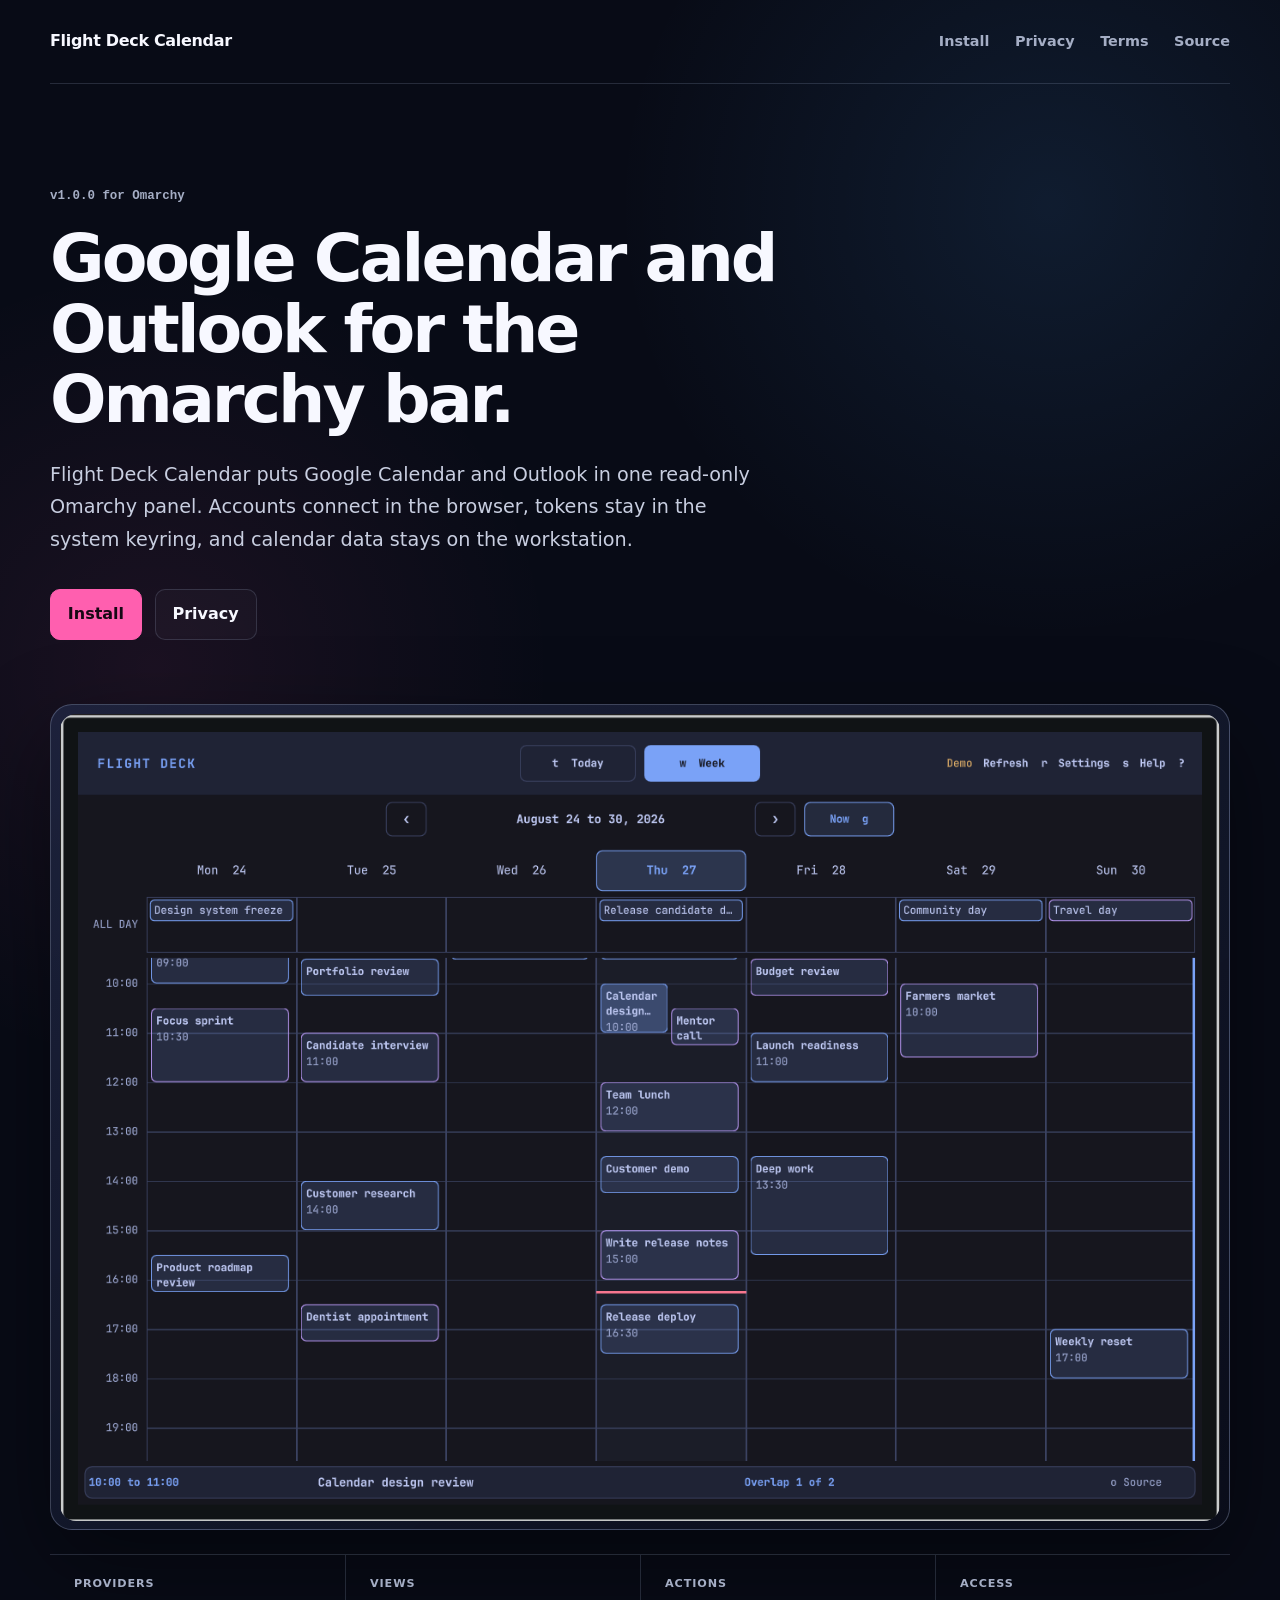
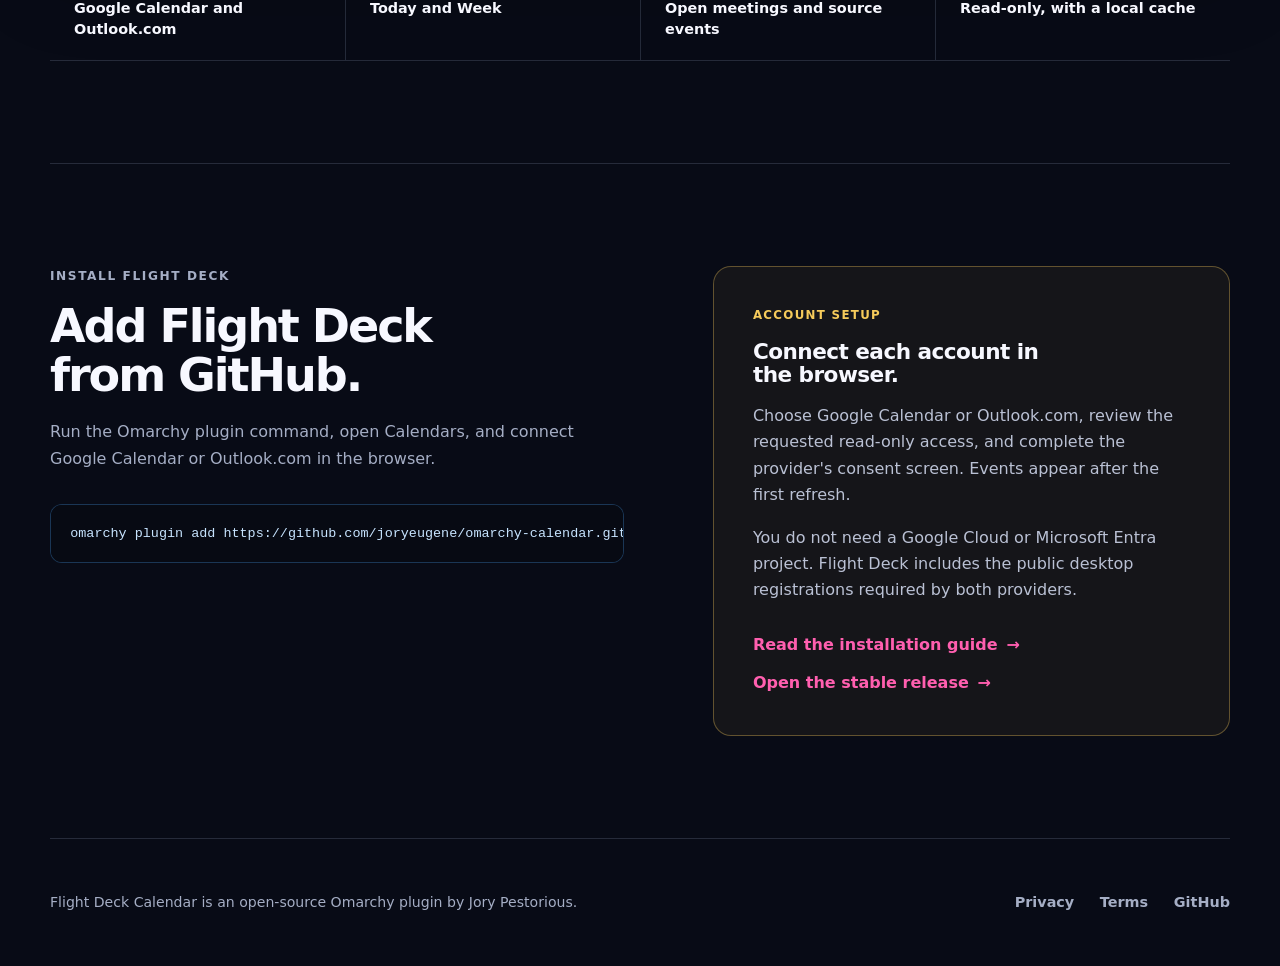
<file: site/index.html>
<!doctype html>
<!-- SPDX-License-Identifier: GPL-3.0-or-later -->
<html lang="en">
<head>
  <meta charset="utf-8">
  <meta name="viewport" content="width=device-width, initial-scale=1">
  <meta name="description" content="Flight Deck Calendar combines Google Calendar and personal Outlook in one read-only Omarchy view.">
  <title>Flight Deck Calendar for Omarchy</title>
  <link rel="stylesheet" href="styles.css">
</head>
<body>
  <a class="skip-link" href="#main">Skip to content</a>

  <header class="site-header">
    <a class="brand" href="./" aria-label="Flight Deck Calendar home">
      <span>Flight Deck Calendar</span>
    </a>
    <nav aria-label="Primary navigation">
      <a href="#install">Install</a>
      <a href="privacy/">Privacy</a>
      <a href="terms/">Terms</a>
      <a href="https://github.com/joryeugene/omarchy-calendar">Source</a>
    </nav>
  </header>

  <main id="main">
    <section class="hero shell" aria-labelledby="hero-title">
      <div class="hero-copy">
        <p class="release-label">v1.0.0 for Omarchy</p>
        <h1 id="hero-title">Google Calendar and Outlook for the Omarchy bar.</h1>
        <p class="lede">Flight Deck Calendar puts Google Calendar and Outlook in one read-only Omarchy panel. Accounts connect in the browser, tokens stay in the system keyring, and calendar data stays on the workstation.</p>
        <div class="hero-actions">
          <a class="button button-primary" href="#install">Install</a>
          <a class="button button-secondary" href="privacy/">Privacy</a>
        </div>
      </div>

      <figure class="product-frame hero-product">
        <img src="assets/flight-deck-calendar-week.png" width="1352" height="940" alt="Flight Deck Calendar Week view showing Google and Outlook events, an all-day lane, overlapping meetings, and current-time context.">
      </figure>

      <dl class="product-spec">
        <div class="spec-item">
          <dt>Providers</dt>
          <dd>Google Calendar and Outlook.com</dd>
        </div>
        <div class="spec-item">
          <dt>Views</dt>
          <dd>Today and Week</dd>
        </div>
        <div class="spec-item">
          <dt>Actions</dt>
          <dd>Open meetings and source events</dd>
        </div>
        <div class="spec-item">
          <dt>Access</dt>
          <dd>Read-only, with a local cache</dd>
        </div>
      </dl>
    </section>

    <section class="section shell install" id="install" aria-labelledby="install-title">
      <div class="install-copy">
        <p class="eyebrow">Install Flight Deck</p>
        <h2 id="install-title">Add Flight Deck from GitHub.</h2>
        <p>Run the Omarchy plugin command, open Calendars, and connect Google Calendar or Outlook.com in the browser.</p>
        <pre><code>omarchy plugin add https://github.com/joryeugene/omarchy-calendar.git --enable</code></pre>
      </div>
      <aside class="preview-notice" aria-labelledby="oauth-title">
        <p class="notice-label">Account setup</p>
        <h3 id="oauth-title">Connect each account in the browser.</h3>
        <p>Choose Google Calendar or Outlook.com, review the requested read-only access, and complete the provider&apos;s consent screen. Events appear after the first refresh.</p>
        <p>You do not need a Google Cloud or Microsoft Entra project. Flight Deck includes the public desktop registrations required by both providers.</p>
        <a class="text-link" href="https://github.com/joryeugene/omarchy-calendar/blob/main/docs/INSTALL.md">Read the installation guide <span aria-hidden="true">&#8594;</span></a>
        <a class="text-link" href="https://github.com/joryeugene/omarchy-calendar/releases/tag/v1.0.0">Open the stable release <span aria-hidden="true">&#8594;</span></a>
      </aside>
    </section>
  </main>

  <footer class="site-footer shell">
    <p>Flight Deck Calendar is an open-source Omarchy plugin by Jory Pestorious.</p>
    <div>
      <a href="privacy/">Privacy</a>
      <a href="terms/">Terms</a>
      <a href="https://github.com/joryeugene/omarchy-calendar">GitHub</a>
    </div>
  </footer>
</body>
</html>
</file>
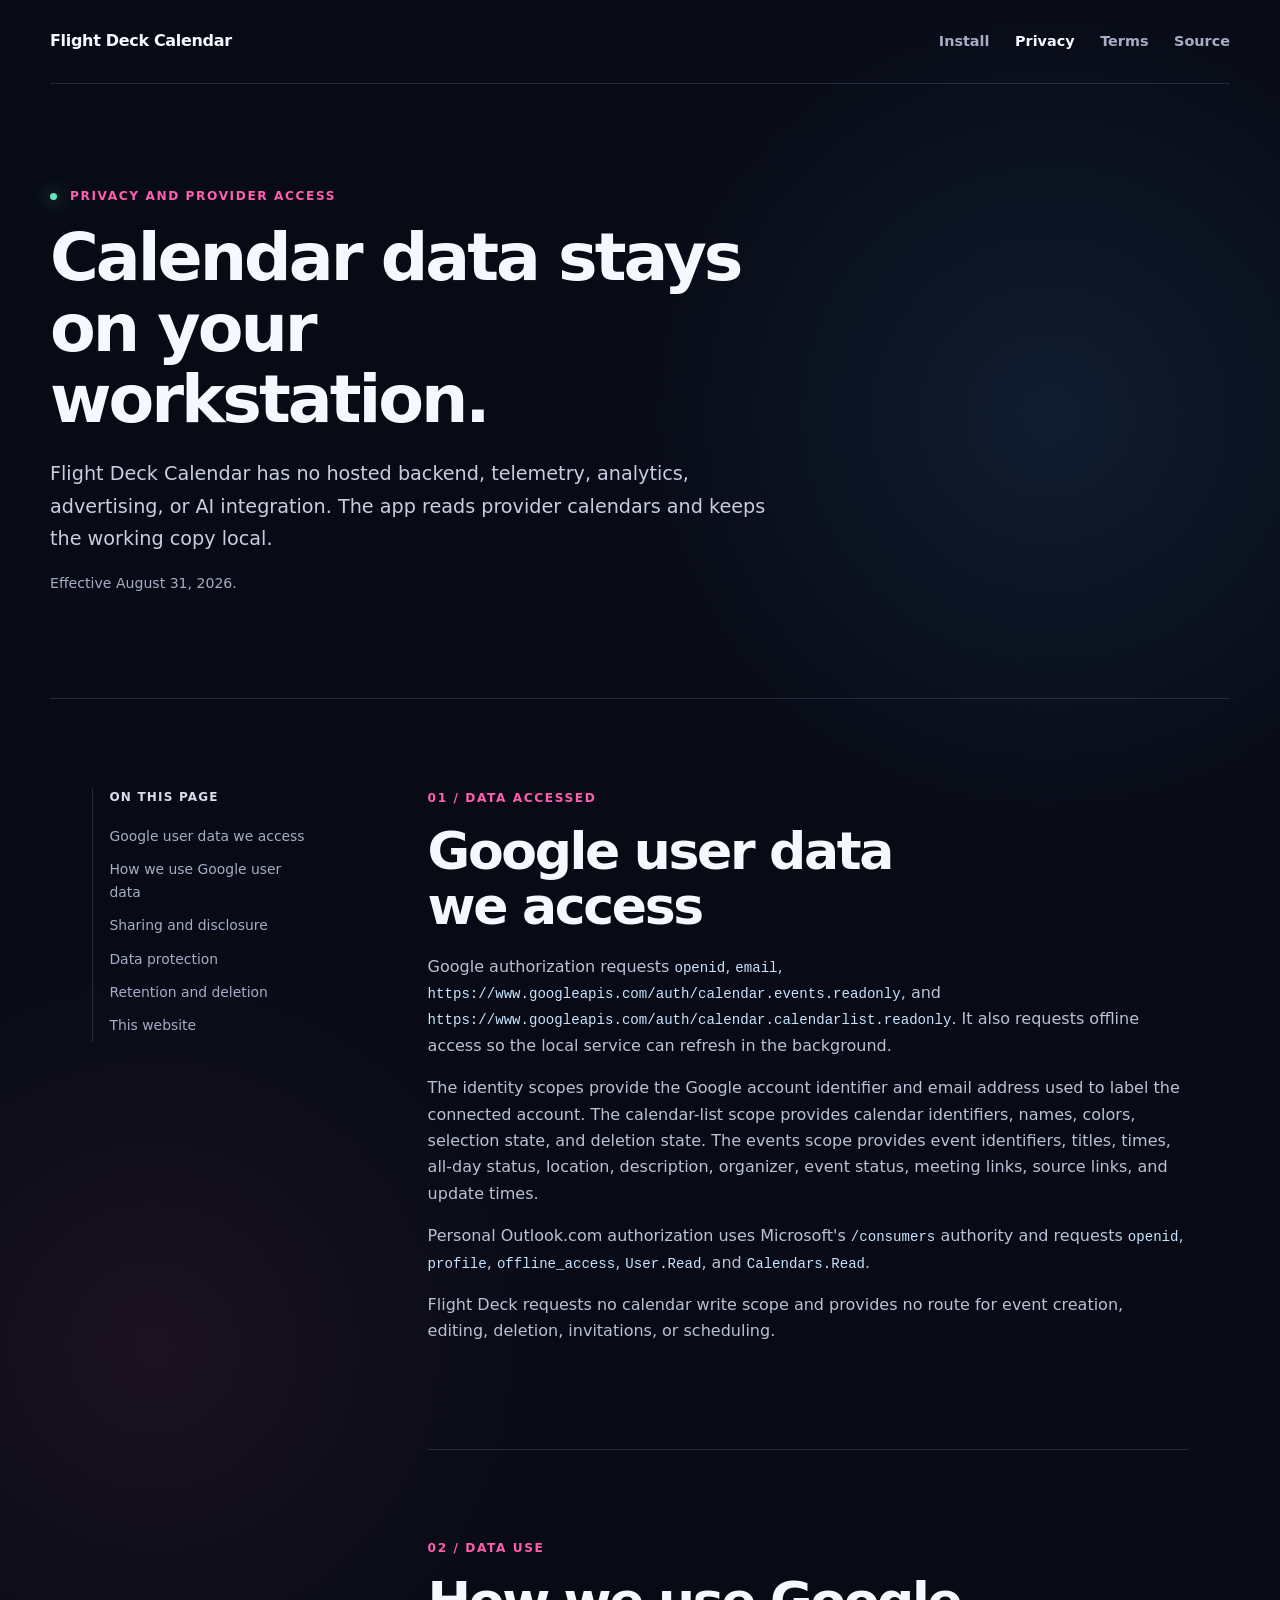
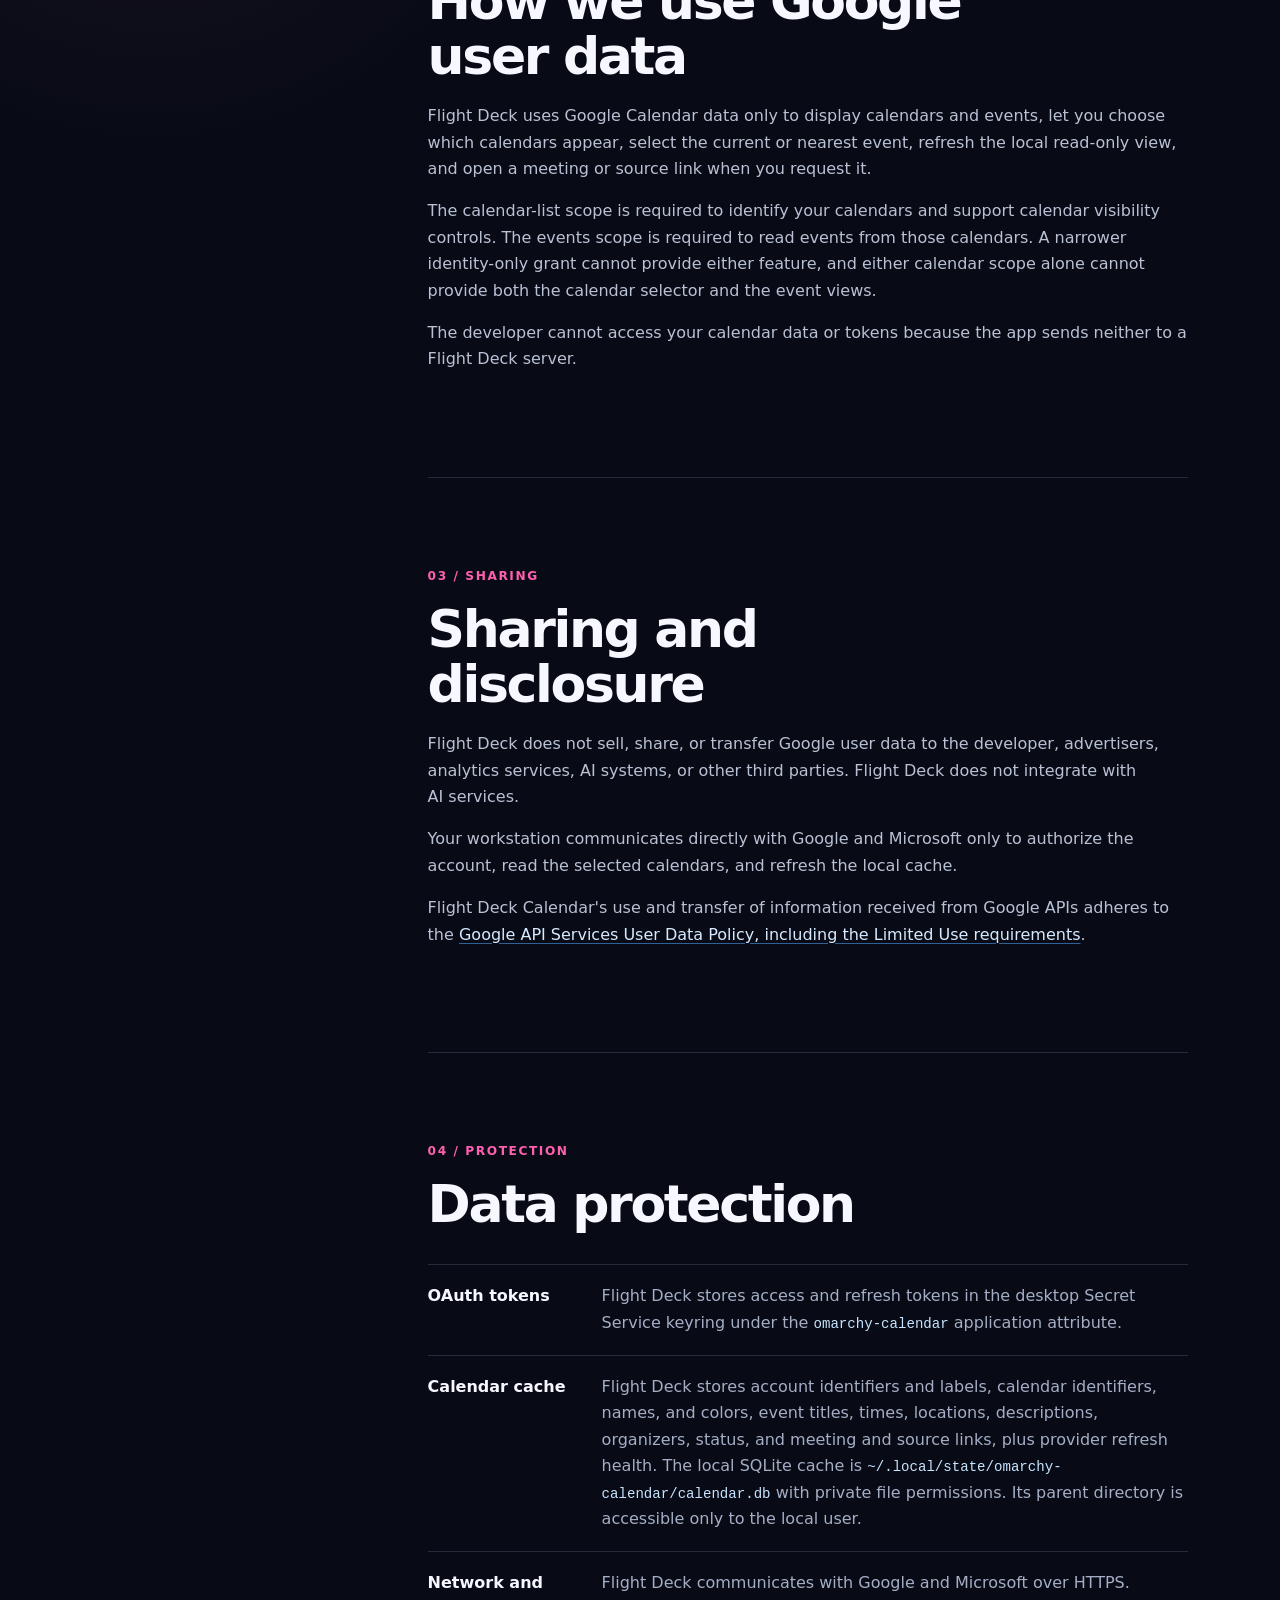
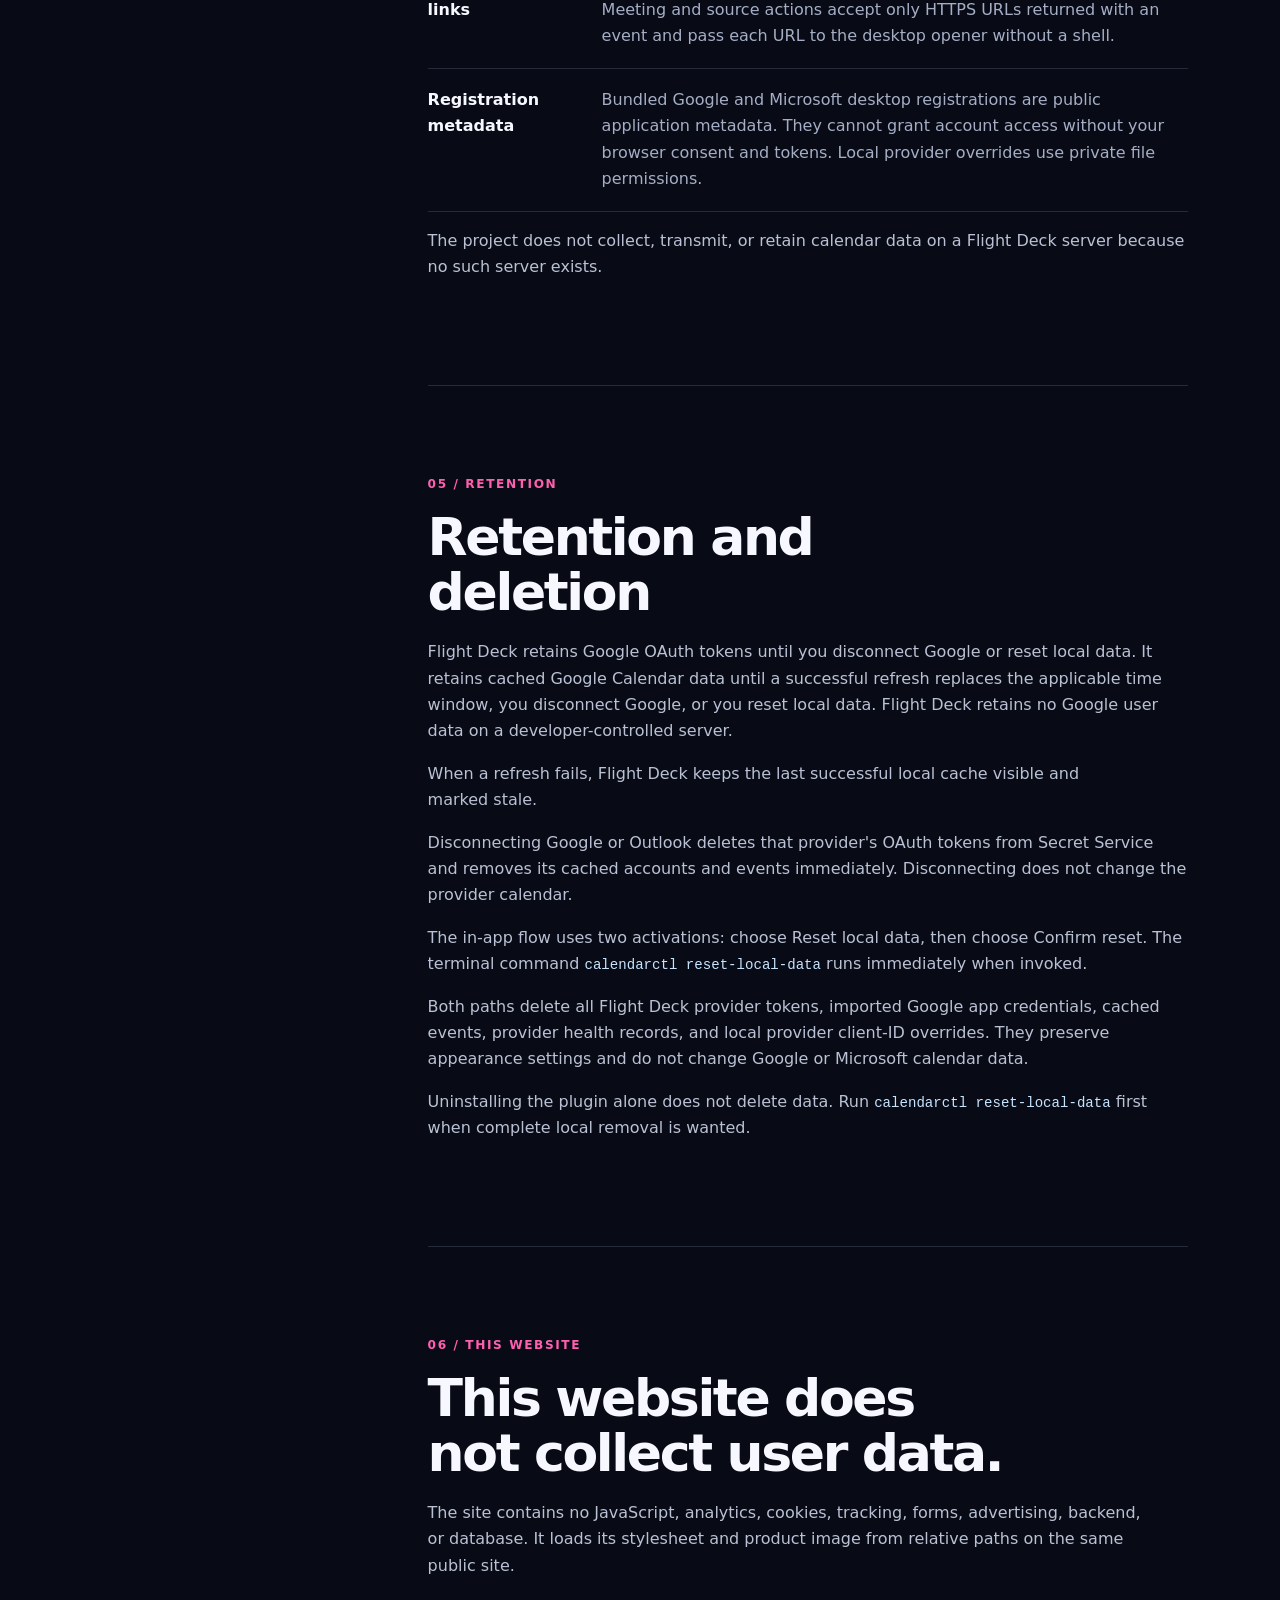
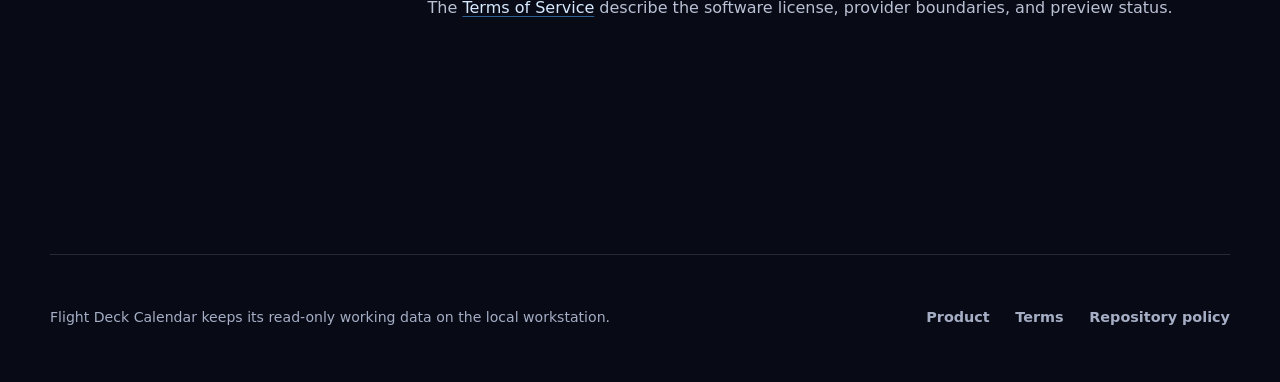
<file: site/privacy/index.html>
<!doctype html>
<!-- SPDX-License-Identifier: GPL-3.0-or-later -->
<html lang="en">
<head>
  <meta charset="utf-8">
  <meta name="viewport" content="width=device-width, initial-scale=1">
  <meta name="description" content="Flight Deck Calendar explains exactly how it accesses, uses, protects, retains, and deletes Google Calendar data.">
  <title>Privacy | Flight Deck Calendar</title>
  <link rel="stylesheet" href="../styles.css">
</head>
<body>
  <a class="skip-link" href="#main">Skip to content</a>

  <header class="site-header">
    <a class="brand" href="../" aria-label="Flight Deck Calendar home"><span>Flight Deck Calendar</span></a>
    <nav aria-label="Primary navigation">
      <a href="../#install">Install</a>
      <a href="./" aria-current="page">Privacy</a>
      <a href="../terms/">Terms</a>
      <a href="https://github.com/joryeugene/omarchy-calendar">Source</a>
    </nav>
  </header>

  <main id="main" class="privacy-main">
    <header class="privacy-hero shell">
      <p class="eyebrow"><span aria-hidden="true"></span> Privacy and provider access</p>
      <h1>Calendar data stays on your workstation.</h1>
      <p class="lede">Flight Deck Calendar has no hosted backend, telemetry, analytics, advertising, or AI integration. The app reads provider calendars and keeps the working copy local.</p>
      <p class="policy-meta">Effective August 31, 2026.</p>
    </header>

    <div class="privacy-layout shell">
      <nav class="privacy-nav" aria-label="Privacy page sections">
        <p>On this page</p>
        <a href="#google-data">Google user data we access</a>
        <a href="#data-use">How we use Google user data</a>
        <a href="#sharing">Sharing and disclosure</a>
        <a href="#protection">Data protection</a>
        <a href="#retention">Retention and deletion</a>
        <a href="#website">This website</a>
      </nav>

      <div class="privacy-content">
        <section id="google-data" aria-labelledby="google-data-title">
          <p class="eyebrow">01 / Data accessed</p>
          <h2 id="google-data-title">Google user data we access</h2>
          <p>Google authorization requests <code>openid</code>, <code>email</code>, <code>https://www.googleapis.com/auth/calendar.events.readonly</code>, and <code>https://www.googleapis.com/auth/calendar.calendarlist.readonly</code>. It also requests offline access so the local service can refresh in the background.</p>
          <p>The identity scopes provide the Google account identifier and email address used to label the connected account. The calendar-list scope provides calendar identifiers, names, colors, selection state, and deletion state. The events scope provides event identifiers, titles, times, all-day status, location, description, organizer, event status, meeting links, source links, and update times.</p>
          <p>Personal Outlook.com authorization uses Microsoft&apos;s <code>/consumers</code> authority and requests <code>openid</code>, <code>profile</code>, <code>offline_access</code>, <code>User.Read</code>, and <code>Calendars.Read</code>.</p>
          <p>Flight Deck requests no calendar write scope and provides no route for event creation, editing, deletion, invitations, or scheduling.</p>
        </section>

        <section id="data-use" aria-labelledby="data-use-title">
          <p class="eyebrow">02 / Data use</p>
          <h2 id="data-use-title">How we use Google user data</h2>
          <p>Flight Deck uses Google Calendar data only to display calendars and events, let you choose which calendars appear, select the current or nearest event, refresh the local read-only view, and open a meeting or source link when you request it.</p>
          <p>The calendar-list scope is required to identify your calendars and support calendar visibility controls. The events scope is required to read events from those calendars. A narrower identity-only grant cannot provide either feature, and either calendar scope alone cannot provide both the calendar selector and the event views.</p>
          <p>The developer cannot access your calendar data or tokens because the app sends neither to a Flight Deck server.</p>
        </section>

        <section id="sharing" aria-labelledby="sharing-title">
          <p class="eyebrow">03 / Sharing</p>
          <h2 id="sharing-title">Sharing and disclosure</h2>
          <p>Flight Deck does not sell, share, or transfer Google user data to the developer, advertisers, analytics services, AI systems, or other third parties. Flight Deck does not integrate with AI services.</p>
          <p>Your workstation communicates directly with Google and Microsoft only to authorize the account, read the selected calendars, and refresh the local cache.</p>
          <p>Flight Deck Calendar&apos;s use and transfer of information received from Google APIs adheres to the <a class="inline-link" href="https://developers.google.com/terms/api-services-user-data-policy">Google API Services User Data Policy, including the Limited Use requirements</a>.</p>
        </section>

        <section id="protection" aria-labelledby="protection-title">
          <p class="eyebrow">04 / Protection</p>
          <h2 id="protection-title">Data protection</h2>
          <dl class="fact-list">
            <div><dt>OAuth tokens</dt><dd>Flight Deck stores access and refresh tokens in the desktop Secret Service keyring under the <code>omarchy-calendar</code> application attribute.</dd></div>
            <div><dt>Calendar cache</dt><dd>Flight Deck stores account identifiers and labels, calendar identifiers, names, and colors, event titles, times, locations, descriptions, organizers, status, and meeting and source links, plus provider refresh health. The local SQLite cache is <code>~/.local/state/omarchy-calendar/calendar.db</code> with private file permissions. Its parent directory is accessible only to the local user.</dd></div>
            <div><dt>Network and links</dt><dd>Flight Deck communicates with Google and Microsoft over HTTPS. Meeting and source actions accept only HTTPS URLs returned with an event and pass each URL to the desktop opener without a shell.</dd></div>
            <div><dt>Registration metadata</dt><dd>Bundled Google and Microsoft desktop registrations are public application metadata. They cannot grant account access without your browser consent and tokens. Local provider overrides use private file permissions.</dd></div>
          </dl>
          <p>The project does not collect, transmit, or retain calendar data on a Flight Deck server because no such server exists.</p>
        </section>

        <section id="retention" aria-labelledby="retention-title">
          <p class="eyebrow">05 / Retention</p>
          <h2 id="retention-title">Retention and deletion</h2>
          <p>Flight Deck retains Google OAuth tokens until you disconnect Google or reset local data. It retains cached Google Calendar data until a successful refresh replaces the applicable time window, you disconnect Google, or you reset local data. Flight Deck retains no Google user data on a developer-controlled server.</p>
          <p>When a refresh fails, Flight Deck keeps the last successful local cache visible and marked stale.</p>
          <p>Disconnecting Google or Outlook deletes that provider&apos;s OAuth tokens from Secret Service and removes its cached accounts and events immediately. Disconnecting does not change the provider calendar.</p>
          <p>The in-app flow uses two activations: choose Reset local data, then choose Confirm reset. The terminal command <code>calendarctl reset-local-data</code> runs immediately when invoked.</p>
          <p>Both paths delete all Flight Deck provider tokens, imported Google app credentials, cached events, provider health records, and local provider client-ID overrides. They preserve appearance settings and do not change Google or Microsoft calendar data.</p>
          <p>Uninstalling the plugin alone does not delete data. Run <code>calendarctl reset-local-data</code> first when complete local removal is wanted.</p>
        </section>

        <section id="website" aria-labelledby="website-title">
          <p class="eyebrow">06 / This website</p>
          <h2 id="website-title">This website does not collect user data.</h2>
          <p>The site contains no JavaScript, analytics, cookies, tracking, forms, advertising, backend, or database. It loads its stylesheet and product image from relative paths on the same public site.</p>
          <p>The <a class="inline-link" href="../terms/">Terms of Service</a> describe the software license, provider boundaries, and preview status.</p>
        </section>
      </div>
    </div>
  </main>

  <footer class="site-footer shell">
    <p>Flight Deck Calendar keeps its read-only working data on the local workstation.</p>
    <div>
      <a href="../">Product</a>
      <a href="../terms/">Terms</a>
      <a href="https://github.com/joryeugene/omarchy-calendar/blob/main/PRIVACY.md">Repository policy</a>
    </div>
  </footer>
</body>
</html>
</file>
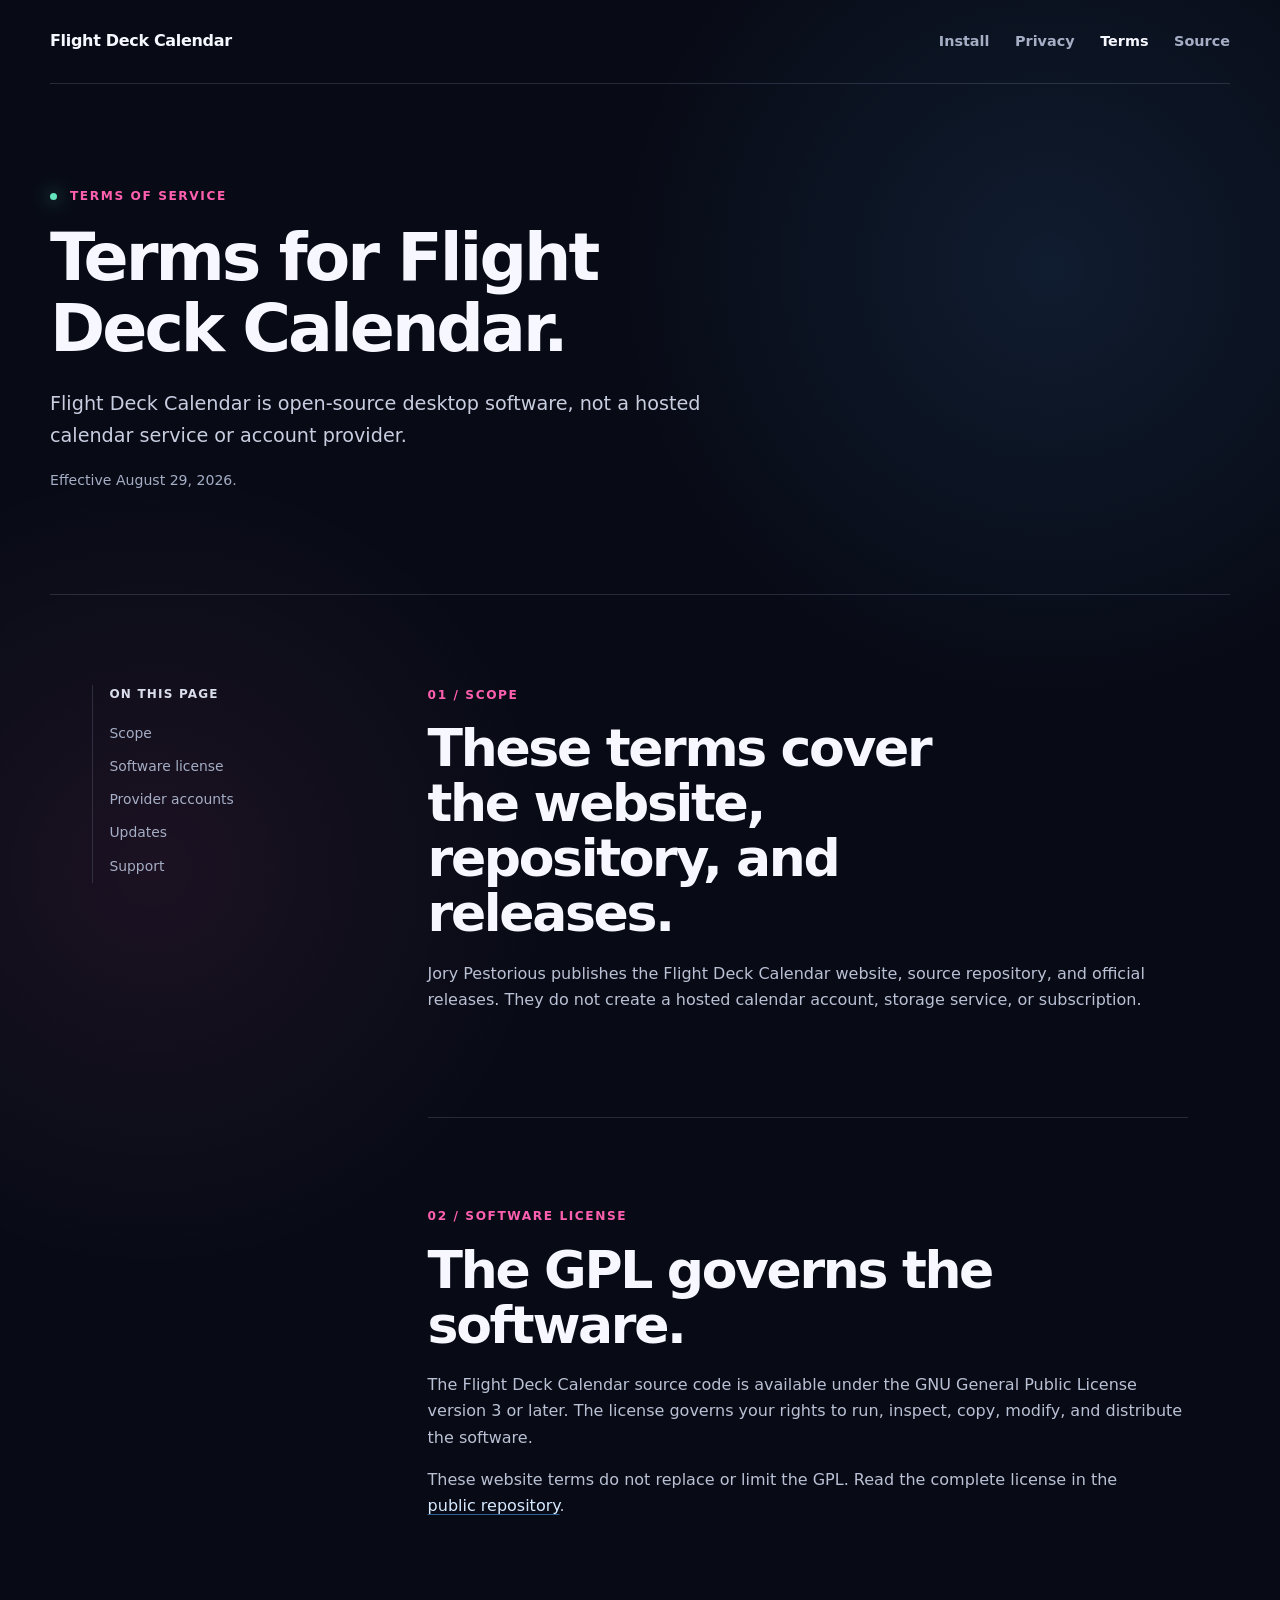
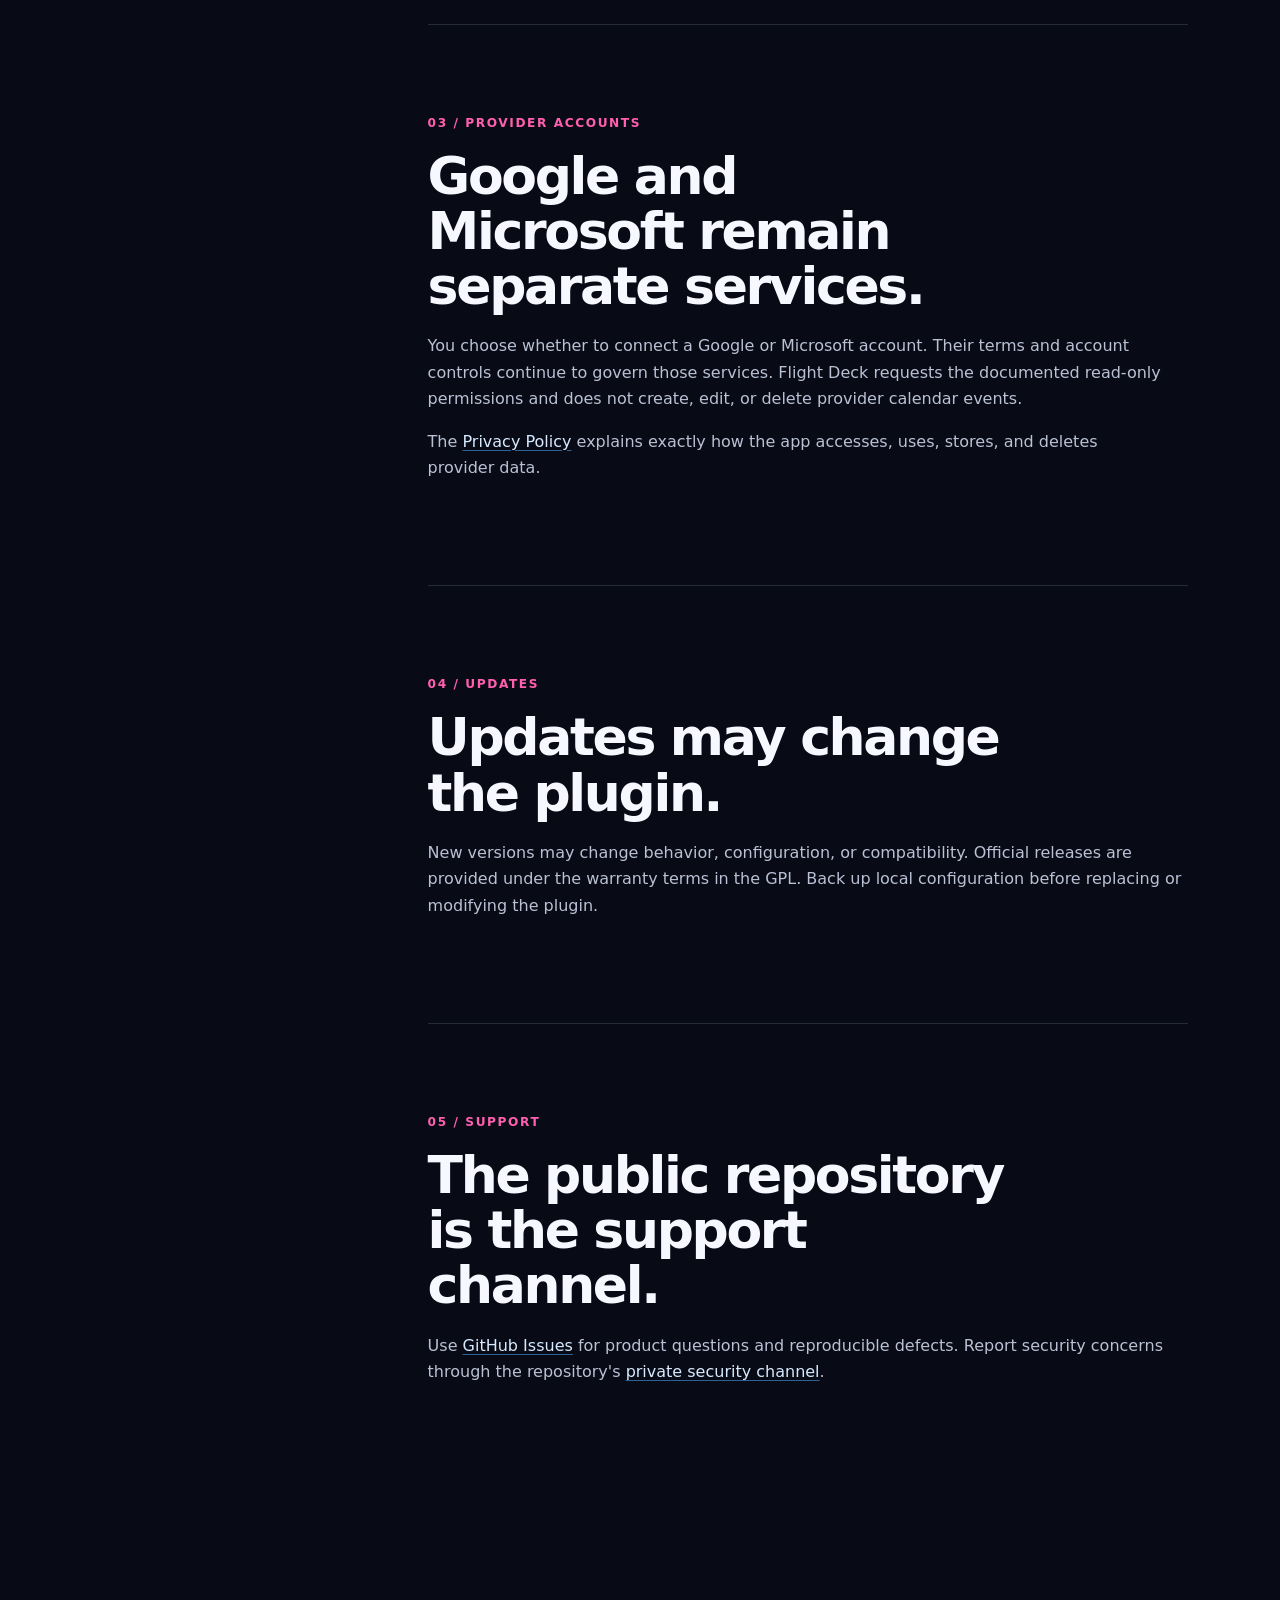
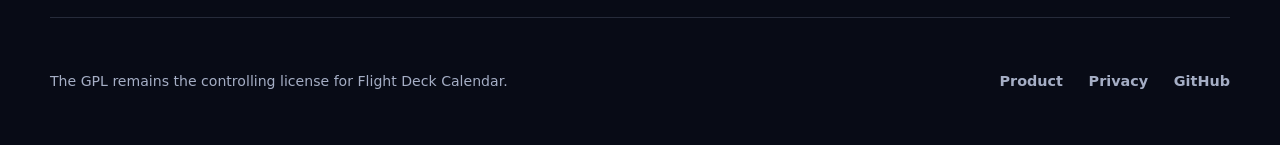
<file: site/terms/index.html>
<!doctype html>
<!-- SPDX-License-Identifier: GPL-3.0-or-later -->
<html lang="en">
<head>
  <meta charset="utf-8">
  <meta name="viewport" content="width=device-width, initial-scale=1">
  <meta name="description" content="Terms for the Flight Deck Calendar website and official open-source releases.">
  <title>Terms | Flight Deck Calendar</title>
  <link rel="stylesheet" href="../styles.css">
</head>
<body>
  <a class="skip-link" href="#main">Skip to content</a>

  <header class="site-header">
    <a class="brand" href="../" aria-label="Flight Deck Calendar home">
      <span>Flight Deck Calendar</span>
    </a>
    <nav aria-label="Primary navigation">
      <a href="../#install">Install</a>
      <a href="../privacy/">Privacy</a>
      <a href="./" aria-current="page">Terms</a>
      <a href="https://github.com/joryeugene/omarchy-calendar">Source</a>
    </nav>
  </header>

  <main id="main" class="privacy-main">
    <header class="privacy-hero shell">
      <p class="eyebrow"><span aria-hidden="true"></span> Terms of Service</p>
      <h1>Terms for Flight Deck Calendar.</h1>
      <p class="lede">Flight Deck Calendar is open-source desktop software, not a hosted calendar service or account provider.</p>
      <p class="policy-meta">Effective August 29, 2026.</p>
    </header>

    <div class="privacy-layout shell">
      <nav class="privacy-nav" aria-label="Terms page sections">
        <p>On this page</p>
        <a href="#scope">Scope</a>
        <a href="#license">Software license</a>
        <a href="#providers">Provider accounts</a>
        <a href="#updates">Updates</a>
        <a href="#support">Support</a>
      </nav>

      <div class="privacy-content">
        <section id="scope" aria-labelledby="scope-title">
          <p class="eyebrow">01 / Scope</p>
          <h2 id="scope-title">These terms cover the website, repository, and releases.</h2>
          <p>Jory Pestorious publishes the Flight Deck Calendar website, source repository, and official releases. They do not create a hosted calendar account, storage service, or subscription.</p>
        </section>

        <section id="license" aria-labelledby="license-title">
          <p class="eyebrow">02 / Software license</p>
          <h2 id="license-title">The GPL governs the software.</h2>
          <p>The Flight Deck Calendar source code is available under the GNU General Public License version 3 or later. The license governs your rights to run, inspect, copy, modify, and distribute the software.</p>
          <p>These website terms do not replace or limit the GPL. Read the complete license in the <a class="inline-link" href="https://github.com/joryeugene/omarchy-calendar/blob/main/LICENSE">public repository</a>.</p>
        </section>

        <section id="providers" aria-labelledby="providers-title">
          <p class="eyebrow">03 / Provider accounts</p>
          <h2 id="providers-title">Google and Microsoft remain separate services.</h2>
          <p>You choose whether to connect a Google or Microsoft account. Their terms and account controls continue to govern those services. Flight Deck requests the documented read-only permissions and does not create, edit, or delete provider calendar events.</p>
          <p>The <a class="inline-link" href="../privacy/">Privacy Policy</a> explains exactly how the app accesses, uses, stores, and deletes provider data.</p>
        </section>

        <section id="updates" aria-labelledby="updates-title">
          <p class="eyebrow">04 / Updates</p>
          <h2 id="updates-title">Updates may change the plugin.</h2>
          <p>New versions may change behavior, configuration, or compatibility. Official releases are provided under the warranty terms in the GPL. Back up local configuration before replacing or modifying the plugin.</p>
        </section>

        <section id="support" aria-labelledby="support-title">
          <p class="eyebrow">05 / Support</p>
          <h2 id="support-title">The public repository is the support channel.</h2>
          <p>Use <a class="inline-link" href="https://github.com/joryeugene/omarchy-calendar/issues">GitHub Issues</a> for product questions and reproducible defects. Report security concerns through the repository&apos;s <a class="inline-link" href="https://github.com/joryeugene/omarchy-calendar/security">private security channel</a>.</p>
        </section>
      </div>
    </div>
  </main>

  <footer class="site-footer shell">
    <p>The GPL remains the controlling license for Flight Deck Calendar.</p>
    <div>
      <a href="../">Product</a>
      <a href="../privacy/">Privacy</a>
      <a href="https://github.com/joryeugene/omarchy-calendar">GitHub</a>
    </div>
  </footer>
</body>
</html>
</file>
<file: site/styles.css>
/* SPDX-License-Identifier: GPL-3.0-or-later */
:root {
  color-scheme: dark;
  --bg: #080b16;
  --text: #f7f8ff;
  --muted: #a5aec5;
  --line: rgba(185, 200, 235, 0.17);
  --pink: #ff5faf;
  --blue: #4ea8ff;
  --yellow: #f6cb5b;
  --green: #64e5bd;
  --shadow: 0 32px 90px rgba(0, 0, 0, 0.42);
  --radius: 22px;
  font-family: Inter, ui-sans-serif, system-ui, -apple-system, BlinkMacSystemFont, "Segoe UI", sans-serif;
  font-synthesis: none;
}

* {
  box-sizing: border-box;
}

html {
  scroll-behavior: smooth;
}

body {
  min-width: 280px;
  margin: 0;
  color: var(--text);
  background:
    radial-gradient(circle at 82% 8%, rgba(78, 168, 255, 0.11), transparent 27rem),
    radial-gradient(circle at 12% 26%, rgba(255, 95, 175, 0.08), transparent 25rem),
    var(--bg);
  font-size: 16px;
  line-height: 1.65;
}

a {
  color: inherit;
  text-decoration: none;
}

a:focus-visible {
  outline: 3px solid var(--yellow);
  outline-offset: 4px;
}

img {
  display: block;
  max-width: 100%;
}

.skip-link {
  position: fixed;
  z-index: 20;
  top: 1rem;
  left: 1rem;
  padding: 0.65rem 0.9rem;
  border-radius: 8px;
  color: #080b16;
  background: var(--yellow);
  font-weight: 800;
  transform: translateY(-180%);
}

.skip-link:focus {
  transform: translateY(0);
}

.shell,
.site-header {
  width: min(1180px, calc(100% - 3rem));
  margin-inline: auto;
}

.site-header {
  display: flex;
  align-items: center;
  justify-content: space-between;
  min-height: 84px;
  border-bottom: 1px solid var(--line);
}

.brand {
  font-weight: 760;
  letter-spacing: -0.02em;
}

.site-header nav,
.site-footer div {
  display: flex;
  align-items: center;
  gap: 1.6rem;
}

.site-header nav a,
.site-footer a {
  color: var(--muted);
  font-size: 0.9rem;
  font-weight: 650;
}

.site-header nav a:hover,
.site-header nav a[aria-current="page"],
.site-footer a:hover {
  color: var(--text);
}

.hero {
  padding-block: clamp(4.5rem, 8vw, 7.5rem);
}

.hero-copy {
  max-width: 880px;
  margin-bottom: clamp(2.5rem, 5vw, 4.5rem);
}

.release-label {
  margin: 0 0 1rem;
  color: var(--muted);
  font-family: ui-monospace, SFMono-Regular, Menlo, Monaco, Consolas, monospace;
  font-size: 0.78rem;
  font-weight: 700;
}

.eyebrow {
  margin: 0 0 1rem;
  color: var(--pink);
  font-size: 0.76rem;
  font-weight: 850;
  letter-spacing: 0.13em;
  text-transform: uppercase;
}

.eyebrow span {
  display: inline-block;
  width: 7px;
  height: 7px;
  margin-right: 0.45rem;
  border-radius: 50%;
  background: var(--green);
  box-shadow: 0 0 18px rgba(100, 229, 189, 0.8);
}

h1,
h2,
h3,
p {
  text-wrap: pretty;
}

h1,
h2,
h3 {
  margin-top: 0;
  line-height: 1.06;
  letter-spacing: -0.045em;
}

h1 {
  max-width: 17ch;
  margin-bottom: 1.5rem;
  font-size: clamp(3rem, 5.2vw, 5.2rem);
}

h2 {
  margin-bottom: 1.2rem;
  font-size: clamp(2rem, 3.6vw, 3.5rem);
}

h3 {
  margin-bottom: 0.9rem;
  font-size: 1.35rem;
  letter-spacing: -0.025em;
}

.lede {
  max-width: 59ch;
  margin: 0;
  color: #c8cee0;
  font-size: clamp(1.06rem, 1.5vw, 1.24rem);
  line-height: 1.7;
}

.hero-actions {
  display: flex;
  flex-wrap: wrap;
  gap: 0.8rem;
  margin-top: 2rem;
}

.button {
  display: inline-flex;
  min-height: 48px;
  align-items: center;
  justify-content: center;
  padding: 0.72rem 1.05rem;
  border: 1px solid var(--line);
  border-radius: 10px;
  font-weight: 790;
}

.button-primary {
  border-color: var(--pink);
  color: #160814;
  background: var(--pink);
}

.button-primary:hover {
  background: #ff86c2;
}

.button-secondary {
  background: rgba(255, 255, 255, 0.025);
}

.button-secondary:hover {
  border-color: rgba(185, 200, 235, 0.42);
  background: rgba(255, 255, 255, 0.055);
}

.product-frame {
  min-width: 0;
  margin: 0;
  overflow: hidden;
  border: 1px solid rgba(185, 200, 235, 0.22);
  border-radius: var(--radius);
  background: #0b0e1d;
  box-shadow: var(--shadow);
}

.hero-product {
  padding: clamp(0.35rem, 0.7vw, 0.55rem);
  border-color: rgba(185, 200, 235, 0.28);
  background: linear-gradient(145deg, rgba(31, 38, 66, 0.82), rgba(10, 13, 26, 0.96));
}

.product-frame img {
  width: 100%;
  height: auto;
  border-radius: calc(var(--radius) - 6px);
}

.section {
  padding-block: clamp(4.5rem, 8vw, 8rem);
  border-top: 1px solid var(--line);
}

.install-copy > p {
  color: var(--muted);
}

.product-spec {
  display: grid;
  grid-template-columns: repeat(4, minmax(0, 1fr));
  margin: 1.5rem 0 0;
  padding: 0;
  border-block: 1px solid var(--line);
}

.spec-item {
  min-width: 0;
  padding: 1.25rem clamp(1rem, 2vw, 1.5rem);
}

.spec-item + .spec-item {
  border-left: 1px solid var(--line);
}

.spec-item dt {
  margin-bottom: 0.25rem;
  color: var(--muted);
  font-size: 0.7rem;
  font-weight: 800;
  letter-spacing: 0.08em;
  text-transform: uppercase;
}

.spec-item dd {
  margin: 0;
  color: var(--text);
  font-size: 0.9rem;
  font-weight: 650;
  line-height: 1.45;
}

.text-link {
  display: inline-flex;
  gap: 0.55rem;
  align-items: center;
  margin-top: 0.75rem;
  color: var(--pink);
  font-weight: 780;
}

.text-link span {
  transition: transform 150ms ease;
}

.text-link:hover span {
  transform: translateX(4px);
}

.install {
  display: grid;
  grid-template-columns: minmax(0, 1fr) minmax(340px, 0.9fr);
  gap: clamp(2rem, 7vw, 6rem);
  align-items: start;
}

.install-copy h2 {
  max-width: 12ch;
}

pre {
  max-width: 100%;
  margin: 2rem 0 0;
  overflow-x: auto;
  border: 1px solid rgba(78, 168, 255, 0.28);
  border-radius: 12px;
  background: #070a13;
}

pre code {
  display: block;
  width: max-content;
  min-width: 100%;
  padding: 1.1rem 1.2rem;
  color: #c7e4ff;
  font-size: 0.84rem;
}

code {
  overflow-wrap: anywhere;
  color: #c7e4ff;
  font-family: "SFMono-Regular", Consolas, "Liberation Mono", monospace;
  font-size: 0.88em;
}

.preview-notice {
  padding: clamp(1.5rem, 4vw, 2.4rem);
  border: 1px solid rgba(246, 203, 91, 0.34);
  border-radius: 18px;
  background: rgba(246, 203, 91, 0.055);
}

.notice-label {
  margin: 0 0 1rem;
  color: var(--yellow);
  font-size: 0.74rem;
  font-weight: 850;
  letter-spacing: 0.11em;
  text-transform: uppercase;
}

.preview-notice > p:not(.notice-label) {
  color: #bac1d4;
}

.site-footer {
  display: flex;
  align-items: center;
  justify-content: space-between;
  min-height: 128px;
  border-top: 1px solid var(--line);
  color: var(--muted);
  font-size: 0.88rem;
}

.site-footer p {
  margin: 0;
}

.privacy-main {
  padding-bottom: clamp(5rem, 10vw, 9rem);
}

.privacy-hero {
  padding-block: clamp(4rem, 8vw, 7rem);
  border-bottom: 1px solid var(--line);
}

.privacy-hero h1 {
  max-width: 15ch;
}

.policy-meta {
  margin: 1rem 0 0;
  color: var(--muted);
  font-size: 0.88rem;
}

.privacy-layout {
  display: grid;
  grid-template-columns: 220px minmax(0, 760px);
  gap: clamp(3rem, 9vw, 8rem);
  justify-content: center;
  padding-top: clamp(4rem, 7vw, 6rem);
}

.privacy-nav {
  position: sticky;
  top: 2rem;
  align-self: start;
  padding-left: 1rem;
  border-left: 1px solid var(--line);
}

.privacy-nav p {
  margin: 0 0 0.75rem;
  color: #d9ddec;
  font-size: 0.75rem;
  font-weight: 800;
  letter-spacing: 0.1em;
  text-transform: uppercase;
}

.privacy-nav a {
  display: block;
  padding: 0.32rem 0;
  color: var(--muted);
  font-size: 0.87rem;
}

.privacy-nav a:hover {
  color: var(--pink);
}

.privacy-content section {
  padding: 0 0 clamp(3.5rem, 7vw, 5.5rem);
  scroll-margin-top: 2rem;
}

.privacy-content section + section {
  padding-top: clamp(3.5rem, 7vw, 5.5rem);
  border-top: 1px solid var(--line);
}

.privacy-content h2 {
  max-width: 16ch;
  font-size: clamp(2rem, 4.5vw, 3.25rem);
}

.privacy-content > section > p:not(.eyebrow) {
  color: #bac1d4;
}

.inline-link {
  color: #d7eaff;
  text-decoration: underline;
  text-decoration-color: rgba(78, 168, 255, 0.55);
  text-decoration-thickness: 1px;
  text-underline-offset: 0.2em;
}

.inline-link:hover {
  color: var(--text);
  text-decoration-color: var(--pink);
}

.fact-list {
  margin: 2rem 0 0;
}

.fact-list div {
  display: grid;
  grid-template-columns: 150px minmax(0, 1fr);
  gap: 1.5rem;
  padding: 1.15rem 0;
  border-top: 1px solid var(--line);
}

.fact-list div:last-child {
  border-bottom: 1px solid var(--line);
}

.fact-list dt {
  color: var(--text);
  font-weight: 780;
}

.fact-list dd {
  margin: 0;
  color: var(--muted);
}

@media (max-width: 900px) {
  .hero-copy {
    max-width: 720px;
  }

  .product-spec {
    grid-template-columns: repeat(2, minmax(0, 1fr));
  }

  .spec-item:nth-child(odd) {
    border-left: 0;
  }

  .spec-item:nth-child(n + 3) {
    border-top: 1px solid var(--line);
  }

  .install {
    grid-template-columns: minmax(0, 1fr);
  }

  .privacy-layout {
    grid-template-columns: 1fr;
  }

  .privacy-nav {
    position: static;
    display: flex;
    flex-wrap: wrap;
    gap: 0.25rem 1rem;
    padding: 0 0 1.25rem;
    border-right: 0;
    border-bottom: 1px solid var(--line);
    border-left: 0;
  }

  .privacy-nav p {
    width: 100%;
  }
}

@media (max-width: 680px) {
  .shell,
  .site-header {
    width: min(100% - 1.5rem, 1180px);
  }

  .site-header {
    align-items: flex-start;
    flex-direction: column;
    gap: 1rem;
    padding-block: 1rem;
  }

  .site-header nav {
    flex-wrap: wrap;
    justify-content: flex-start;
    gap: 0.25rem 0.9rem;
  }

  .site-header nav a {
    font-size: 0.78rem;
  }

  .hero {
    padding-block: 3.5rem 4.5rem;
  }

  h1 {
    font-size: clamp(2.65rem, 13vw, 4rem);
  }

  .hero-actions {
    align-items: stretch;
    flex-direction: column;
  }

  .button {
    width: 100%;
  }

  .section {
    padding-block: 4.5rem;
  }

  .fact-list div {
    grid-template-columns: 1fr;
    gap: 0.35rem;
  }

  .site-footer {
    align-items: flex-start;
    flex-direction: column;
    justify-content: center;
    gap: 1rem;
  }

  .site-footer div {
    gap: 1rem;
  }
}

@media (prefers-reduced-motion: reduce) {
  html {
    scroll-behavior: auto;
  }

  .text-link span {
    transition: none;
  }
}
</file>
